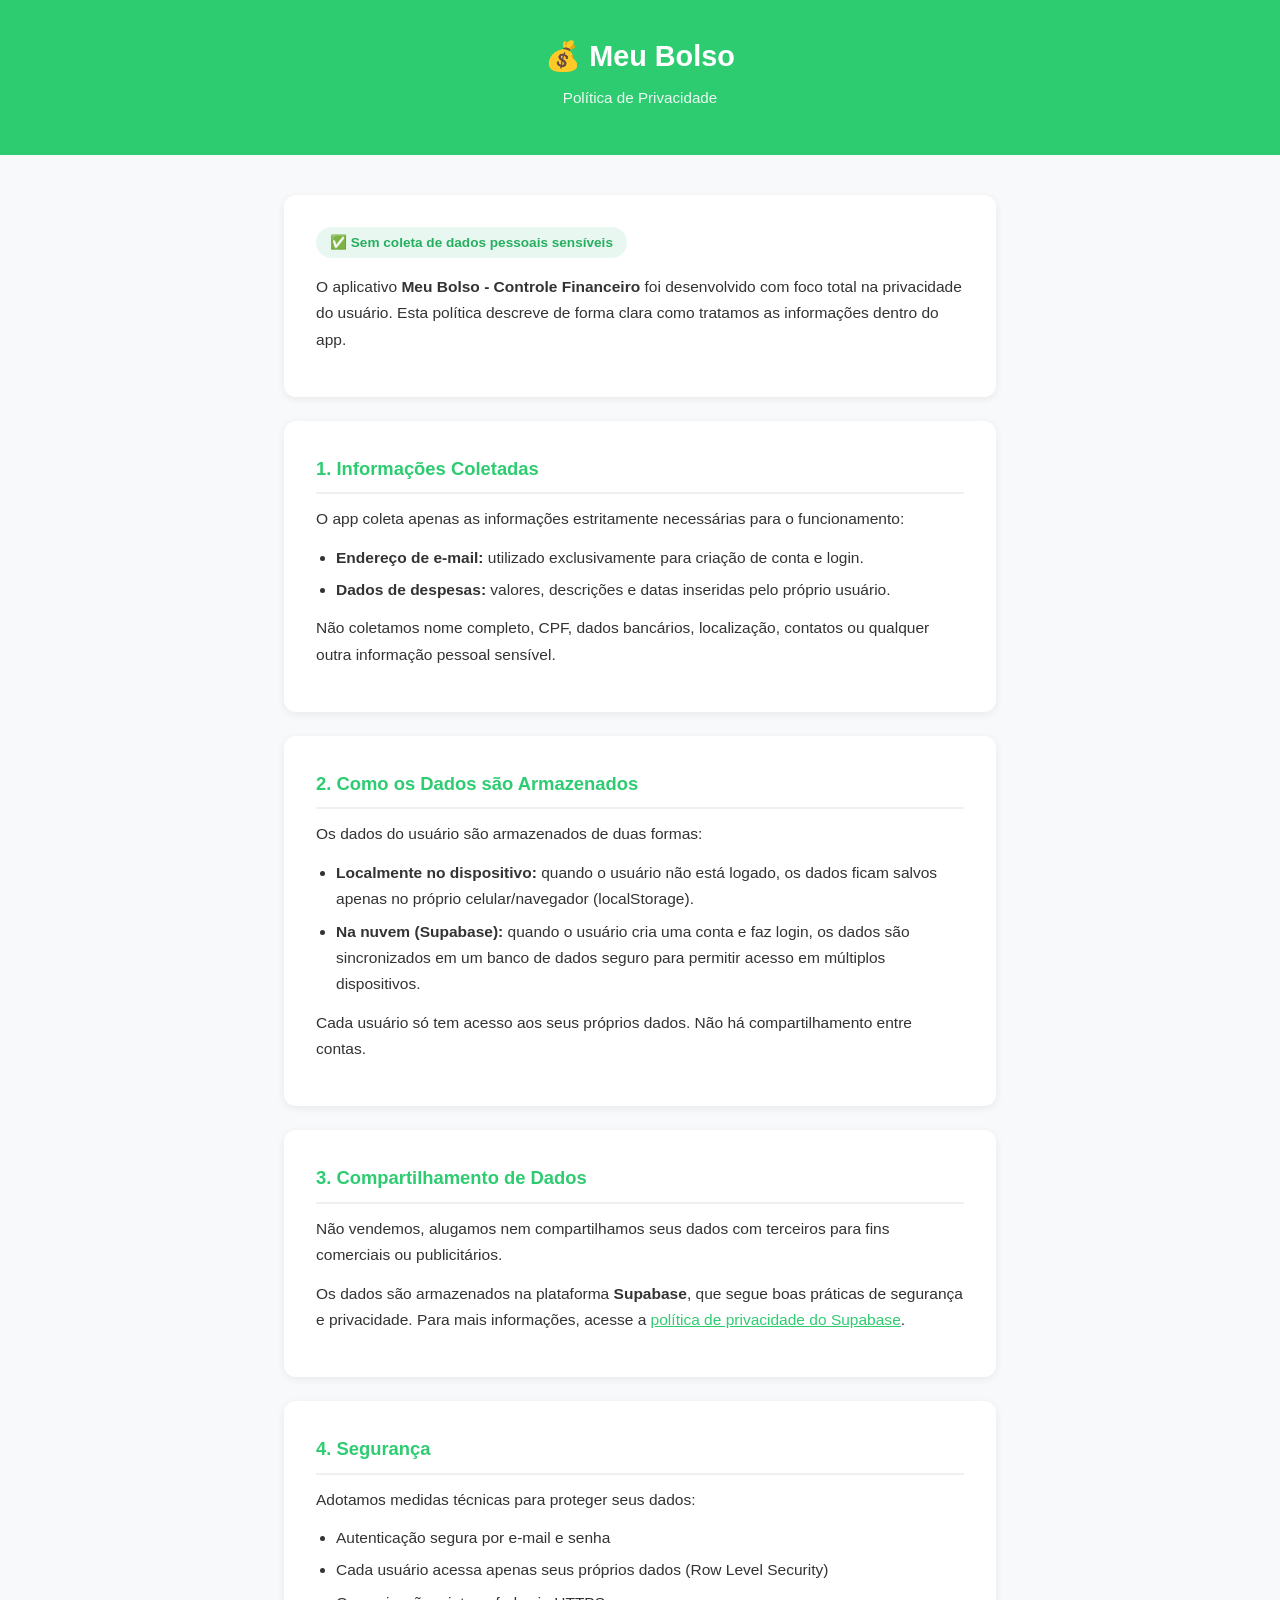
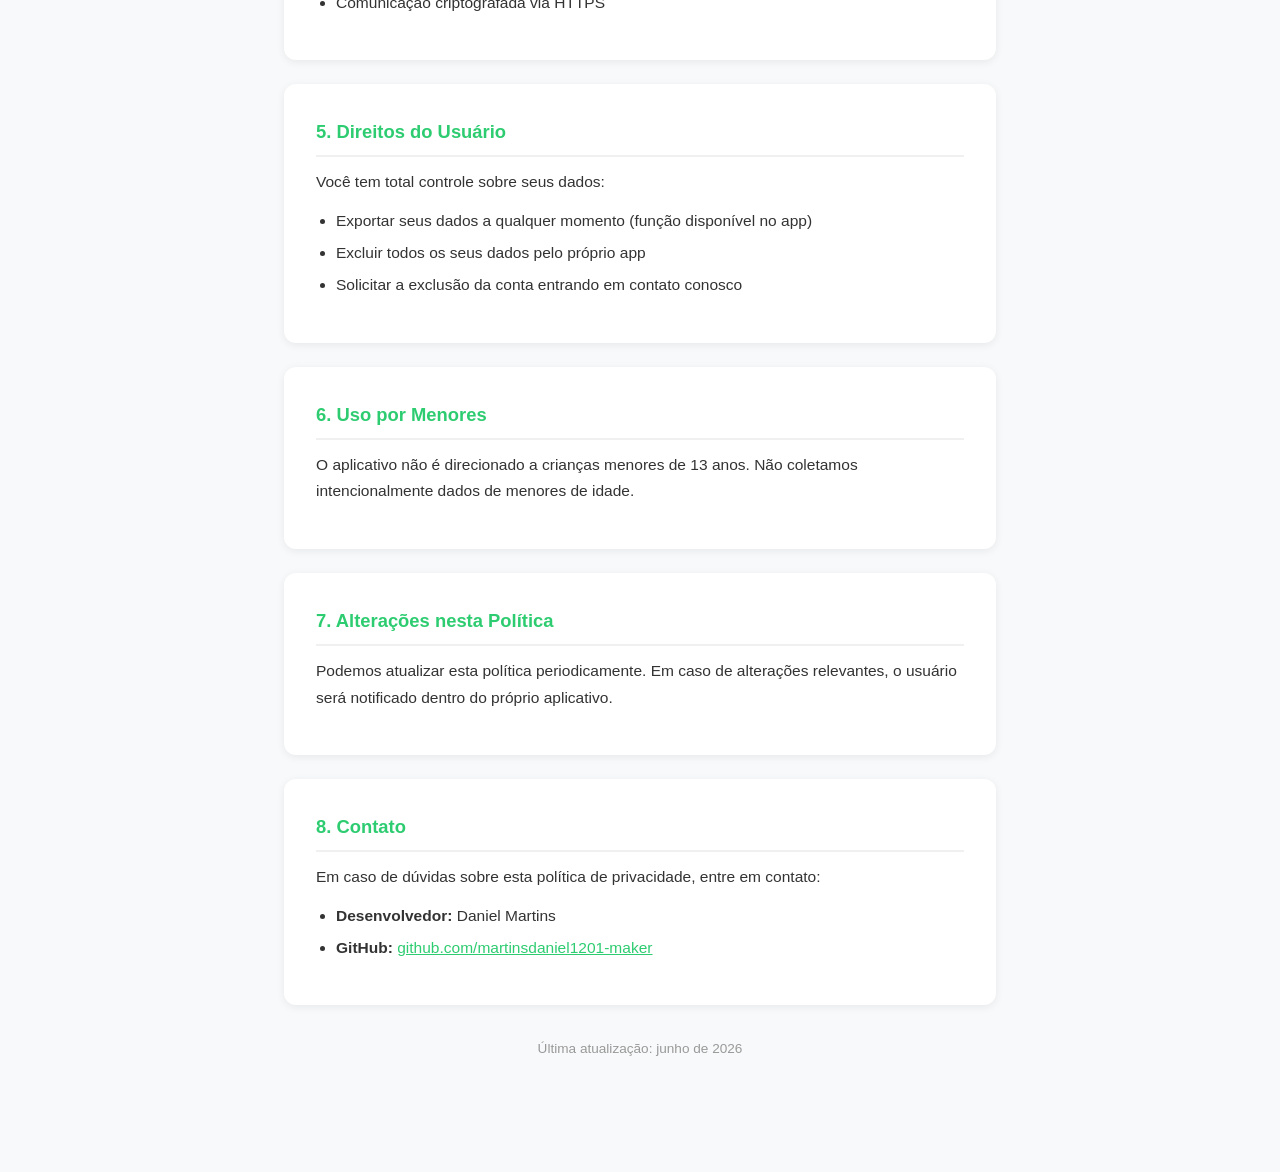
<file: politica-de-privacidade.html>
<!DOCTYPE html>
<html lang="pt-BR">
<head>
  <meta charset="UTF-8">
  <meta name="viewport" content="width=device-width, initial-scale=1.0">
  <title>Política de Privacidade - Meu Bolso</title>
  <style>
    * { box-sizing: border-box; margin: 0; padding: 0; }
    body {
      font-family: -apple-system, BlinkMacSystemFont, 'Segoe UI', Roboto, sans-serif;
      background: #f8f9fa;
      color: #333;
      line-height: 1.7;
    }
    header {
      background: #2ecc71;
      color: white;
      padding: 32px 24px;
      text-align: center;
    }
    header h1 { font-size: 1.8rem; margin-bottom: 4px; }
    header p { font-size: 0.95rem; opacity: 0.9; }
    .container {
      max-width: 760px;
      margin: 40px auto;
      padding: 0 24px 60px;
    }
    .card {
      background: white;
      border-radius: 12px;
      padding: 32px;
      margin-bottom: 24px;
      box-shadow: 0 2px 8px rgba(0,0,0,0.07);
    }
    h2 {
      color: #2ecc71;
      font-size: 1.15rem;
      margin-bottom: 12px;
      padding-bottom: 8px;
      border-bottom: 2px solid #f0f0f0;
    }
    p { margin-bottom: 12px; font-size: 0.97rem; }
    ul { padding-left: 20px; margin-bottom: 12px; }
    ul li { margin-bottom: 6px; font-size: 0.97rem; }
    .badge {
      display: inline-block;
      background: #e8f8f0;
      color: #27ae60;
      border-radius: 20px;
      padding: 4px 14px;
      font-size: 0.85rem;
      font-weight: 600;
      margin-bottom: 16px;
    }
    .atualizado {
      text-align: center;
      color: #999;
      font-size: 0.85rem;
      margin-top: 32px;
    }
    a { color: #2ecc71; }
  </style>
</head>
<body>

<header>
  <h1>💰 Meu Bolso</h1>
  <p>Política de Privacidade</p>
</header>

<div class="container">

  <div class="card">
    <span class="badge">✅ Sem coleta de dados pessoais sensíveis</span>
    <p>O aplicativo <strong>Meu Bolso - Controle Financeiro</strong> foi desenvolvido com foco total na privacidade do usuário. Esta política descreve de forma clara como tratamos as informações dentro do app.</p>
  </div>

  <div class="card">
    <h2>1. Informações Coletadas</h2>
    <p>O app coleta apenas as informações estritamente necessárias para o funcionamento:</p>
    <ul>
      <li><strong>Endereço de e-mail:</strong> utilizado exclusivamente para criação de conta e login.</li>
      <li><strong>Dados de despesas:</strong> valores, descrições e datas inseridas pelo próprio usuário.</li>
    </ul>
    <p>Não coletamos nome completo, CPF, dados bancários, localização, contatos ou qualquer outra informação pessoal sensível.</p>
  </div>

  <div class="card">
    <h2>2. Como os Dados são Armazenados</h2>
    <p>Os dados do usuário são armazenados de duas formas:</p>
    <ul>
      <li><strong>Localmente no dispositivo:</strong> quando o usuário não está logado, os dados ficam salvos apenas no próprio celular/navegador (localStorage).</li>
      <li><strong>Na nuvem (Supabase):</strong> quando o usuário cria uma conta e faz login, os dados são sincronizados em um banco de dados seguro para permitir acesso em múltiplos dispositivos.</li>
    </ul>
    <p>Cada usuário só tem acesso aos seus próprios dados. Não há compartilhamento entre contas.</p>
  </div>

  <div class="card">
    <h2>3. Compartilhamento de Dados</h2>
    <p>Não vendemos, alugamos nem compartilhamos seus dados com terceiros para fins comerciais ou publicitários.</p>
    <p>Os dados são armazenados na plataforma <strong>Supabase</strong>, que segue boas práticas de segurança e privacidade. Para mais informações, acesse a <a href="https://supabase.com/privacy" target="_blank">política de privacidade do Supabase</a>.</p>
  </div>

  <div class="card">
    <h2>4. Segurança</h2>
    <p>Adotamos medidas técnicas para proteger seus dados:</p>
    <ul>
      <li>Autenticação segura por e-mail e senha</li>
      <li>Cada usuário acessa apenas seus próprios dados (Row Level Security)</li>
      <li>Comunicação criptografada via HTTPS</li>
    </ul>
  </div>

  <div class="card">
    <h2>5. Direitos do Usuário</h2>
    <p>Você tem total controle sobre seus dados:</p>
    <ul>
      <li>Exportar seus dados a qualquer momento (função disponível no app)</li>
      <li>Excluir todos os seus dados pelo próprio app</li>
      <li>Solicitar a exclusão da conta entrando em contato conosco</li>
    </ul>
  </div>

  <div class="card">
    <h2>6. Uso por Menores</h2>
    <p>O aplicativo não é direcionado a crianças menores de 13 anos. Não coletamos intencionalmente dados de menores de idade.</p>
  </div>

  <div class="card">
    <h2>7. Alterações nesta Política</h2>
    <p>Podemos atualizar esta política periodicamente. Em caso de alterações relevantes, o usuário será notificado dentro do próprio aplicativo.</p>
  </div>

  <div class="card">
    <h2>8. Contato</h2>
    <p>Em caso de dúvidas sobre esta política de privacidade, entre em contato:</p>
    <ul>
      <li><strong>Desenvolvedor:</strong> Daniel Martins</li>
      <li><strong>GitHub:</strong> <a href="https://github.com/martinsdaniel1201-maker" target="_blank">github.com/martinsdaniel1201-maker</a></li>
    </ul>
  </div>

  <p class="atualizado">Última atualização: junho de 2026</p>

</div>

</body>
</html>
</file>
